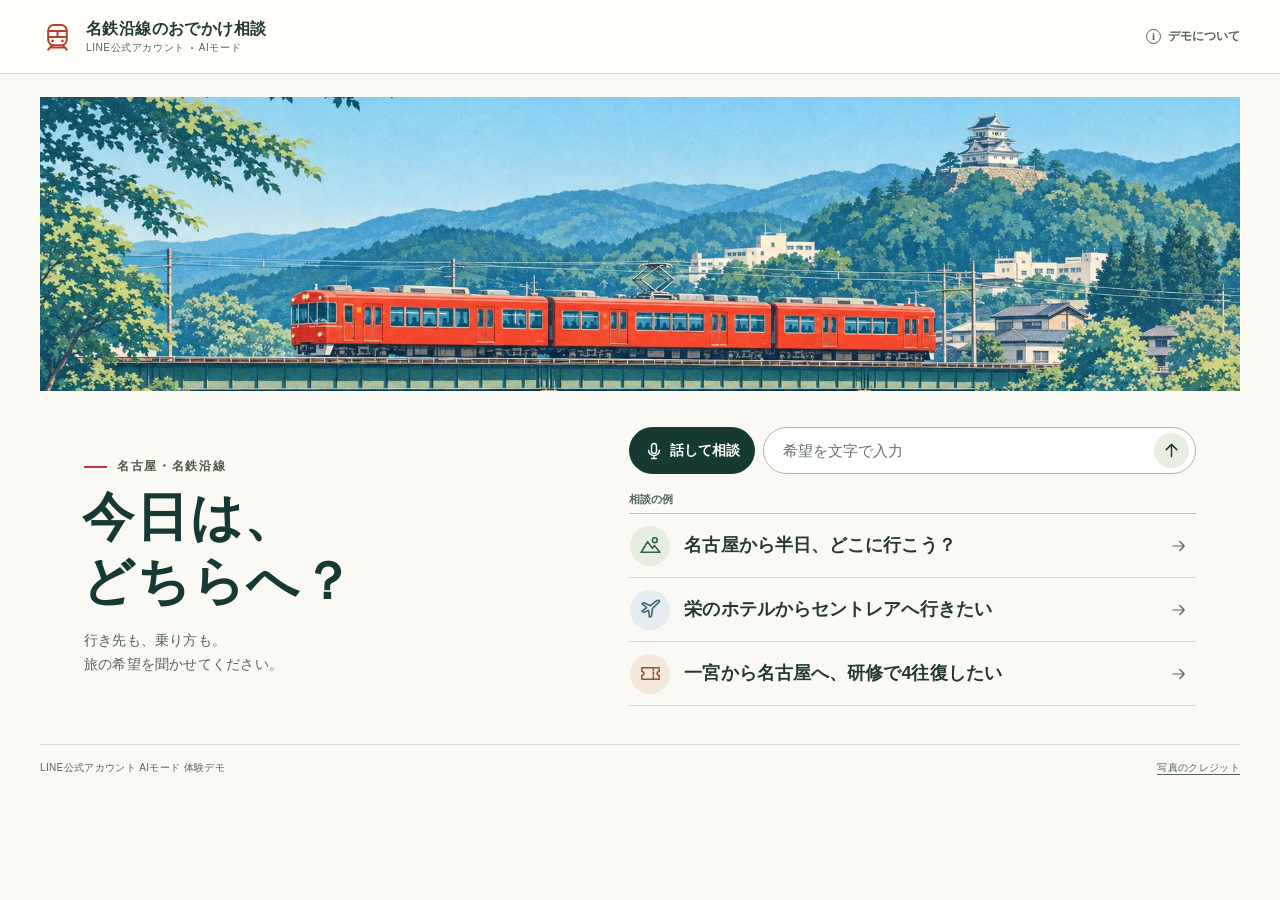
<file: index.html>
<!doctype html>
<html lang="ja">
<head>
  <meta charset="utf-8">
  <meta name="viewport" content="width=device-width, initial-scale=1, viewport-fit=cover">
  <meta name="theme-color" content="#faf9f4">
  <meta name="description" content="名古屋から半日のおでかけ、セントレアへの移動、研修や通学のきっぷをLINEで相談する体験デモ。">
  <title>名鉄沿線のおでかけ相談｜LINE公式アカウント AIモード 体験デモ</title>
  <link rel="stylesheet" href="styles.css?v=20261127b">
  <link rel="stylesheet" href="live-cards.css?v=20261127b">
  <link rel="stylesheet" href="voice.css?v=20261127b">
  <script src="conversation.js?v=20261127b" defer></script>
  <script src="live-cards.js?v=20261127b" defer></script>
  <script src="app.js?v=20261127b" defer></script>
  <script src="voice.js?v=20261127b" defer></script>
</head>
<body>
  <a href="#main" class="skip">本文へ</a>
  <header class="masthead">
    <div class="masthead-inner">
      <a class="brand" data-route="" href="#" aria-label="名鉄沿線のおでかけ相談 トップ">
        <span class="brand-emblem" aria-hidden="true">
          <svg viewBox="0 0 32 32" fill="none" stroke="currentColor" stroke-width="1.75" stroke-linejoin="round" stroke-linecap="round">
            <rect x="7.5" y="5.5" width="17" height="18.5" rx="5"/><path d="M8 11h16M8 16.5h16M16 11v5.5M11 24l-3.5 4m13.5-4 3.5 4M10 26h12"/><circle fill="currentColor" stroke="none" cx="11.5" cy="20" r="1.25"/><circle fill="currentColor" stroke="none" cx="20.5" cy="20" r="1.25"/>
          </svg>
        </span>
        <span class="brand-copy"><b>名鉄沿線のおでかけ相談</b><small>LINE公式アカウント <i aria-hidden="true"></i> AIモード</small></span>
      </a>
      <button id="about-trigger" class="about-trigger" type="button" aria-label="提案デモについて"><span class="info-symbol" aria-hidden="true">i</span>デモについて</button>
    </div>
  </header>
  <main id="main" tabindex="-1"></main>
  <p id="live-status" class="sr-only" role="status" aria-live="polite"></p>
  <dialog id="about">
    <form method="dialog"><button class="dialog-close" aria-label="閉じる">×</button></form>
    <h2>このデモについて</h2>
    <p>名鉄沿線の移動とおでかけを題材にした、LINE公式アカウント AIモードの提案用デモです。</p>
    <p>相談の言葉やそれまでの条件に応じて、行き先、乗り方、きっぷの案内が変わります。用意したデータを使い、入力した言葉に応じて案内を組み立てます。生成AIやリアルタイムの運行情報には接続していません。音声入力を選んだ場合は、ご利用のブラウザの音声認識サービスが音声を処理することがあります。</p>
    <p>運賃・商品は2026年11月26日時点の例です。購入、対象日、運行状況は、各案内のリンク先でご確認ください。</p>
    <p><a href="https://www.lycorp.co.jp/ja/story/20260421/aiagent.html" target="_blank" rel="noopener noreferrer">LINEヤフーのOA AIモード紹介 ↗</a></p>
    <a href="credits.html">写真のクレジット</a>
  </dialog>
  <dialog id="conversation-tools" class="tool-dialog" aria-labelledby="tool-heading">
    <form method="dialog"><button class="dialog-close" aria-label="閉じる">×</button></form>
    <div id="tool-content"></div>
  </dialog>
  <noscript>この体験デモを利用するには、ブラウザのJavaScriptを有効にしてください。</noscript>
</body>
</html>
</file>
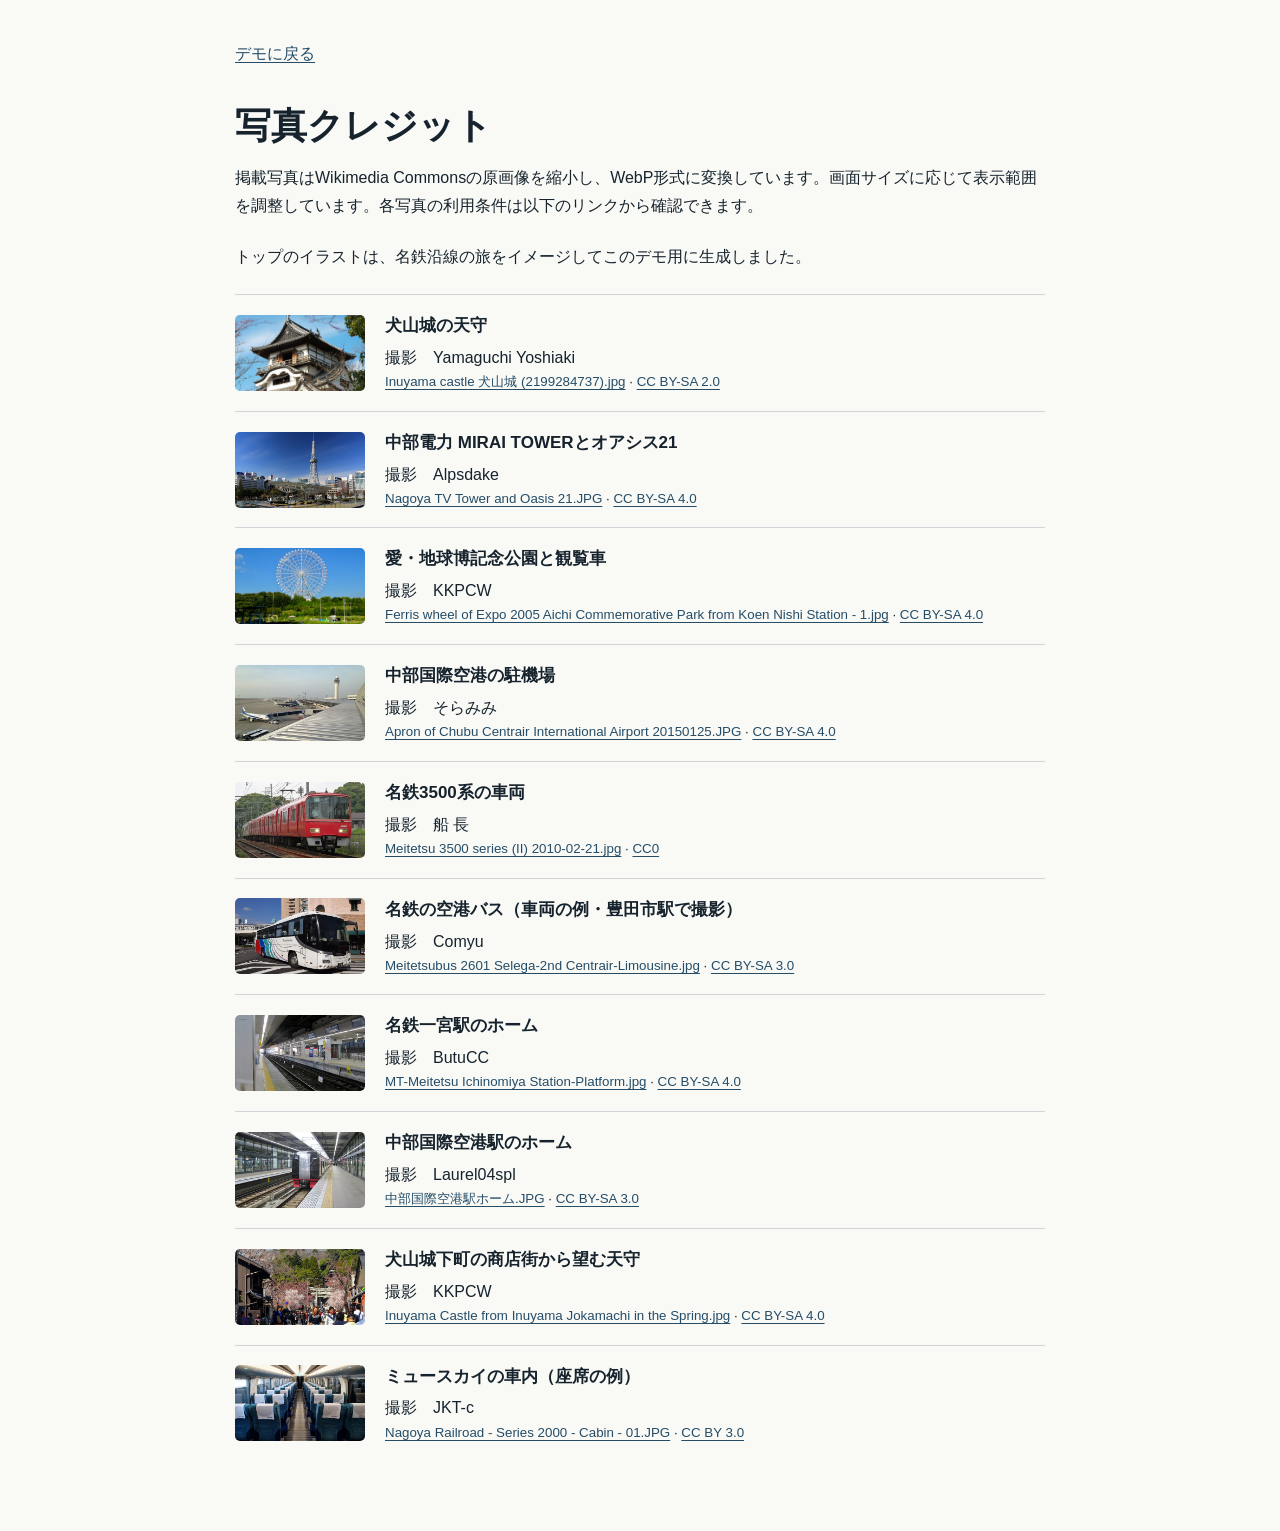
<file: credits.html>
<!doctype html><html lang="ja"><head><meta charset="utf-8"><meta name="viewport" content="width=device-width, initial-scale=1"><title>写真クレジット</title><style>*,*::before,*::after{box-sizing:border-box}html{color:#16232d;background:#f9f9f6;font-family:-apple-system,BlinkMacSystemFont,"Hiragino Sans","Yu Gothic",sans-serif;line-height:1.7}body{max-width:850px;margin:auto;padding:40px 20px 70px}h1{font-size:clamp(24px,4vw,36px);margin:28px 0 8px}a{color:#254d68;text-underline-offset:3px}article{display:grid;grid-template-columns:130px minmax(0,1fr);align-items:center;gap:20px;padding:17px 0;border-top:1px solid #d0d5d7}img{width:130px;height:76px;object-fit:cover;border-radius:5px}h2{font-size:17px;margin:0}p{margin:3px 0 0}header p{margin:0 0 24px}small{display:block;overflow-wrap:anywhere}@media (max-width:480px){article{grid-template-columns:82px minmax(0,1fr);gap:12px}img{width:82px;height:70px}body{padding:28px 16px 50px}}</style></head><body><nav><a href="index.html">デモに戻る</a></nav><header><h1>写真クレジット</h1><p>掲載写真はWikimedia Commonsの原画像を縮小し、WebP形式に変換しています。画面サイズに応じて表示範囲を調整しています。各写真の利用条件は以下のリンクから確認できます。</p><p>トップのイラストは、名鉄沿線の旅をイメージしてこのデモ用に生成しました。</p></header><main><article><img src="assets/castle.webp" alt=""><div><h2>犬山城の天守</h2><p>撮影　Yamaguchi Yoshiaki</p><small><a href="https://commons.wikimedia.org/wiki/File:Inuyama_castle_%E7%8A%AC%E5%B1%B1%E5%9F%8E_(2199284737).jpg">Inuyama castle 犬山城 (2199284737).jpg</a> · <a href="https://creativecommons.org/licenses/by-sa/2.0" rel="license">CC BY-SA 2.0</a></small></div></article><article><img src="assets/city.webp" alt=""><div><h2>中部電力 MIRAI TOWERとオアシス21</h2><p>撮影　Alpsdake</p><small><a href="https://commons.wikimedia.org/wiki/File:Nagoya_TV_Tower_and_Oasis_21.JPG">Nagoya TV Tower and Oasis 21.JPG</a> · <a href="https://creativecommons.org/licenses/by-sa/4.0" rel="license">CC BY-SA 4.0</a></small></div></article><article><img src="assets/park.webp" alt=""><div><h2>愛・地球博記念公園と観覧車</h2><p>撮影　KKPCW</p><small><a href="https://commons.wikimedia.org/wiki/File:Ferris_wheel_of_Expo_2005_Aichi_Commemorative_Park_from_Koen_Nishi_Station_-_1.jpg">Ferris wheel of Expo 2005 Aichi Commemorative Park from Koen Nishi Station - 1.jpg</a> · <a href="https://creativecommons.org/licenses/by-sa/4.0" rel="license">CC BY-SA 4.0</a></small></div></article><article><img src="assets/airport.webp" alt=""><div><h2>中部国際空港の駐機場</h2><p>撮影　そらみみ</p><small><a href="https://commons.wikimedia.org/wiki/File:Apron_of_Chubu_Centrair_International_Airport_20150125.JPG">Apron of Chubu Centrair International Airport 20150125.JPG</a> · <a href="https://creativecommons.org/licenses/by-sa/4.0" rel="license">CC BY-SA 4.0</a></small></div></article><article><img src="assets/commute.webp" alt=""><div><h2>名鉄3500系の車両</h2><p>撮影　船 長</p><small><a href="https://commons.wikimedia.org/wiki/File:Meitetsu_3500_series_(II)_2010-02-21.jpg">Meitetsu 3500 series (II) 2010-02-21.jpg</a> · <a href="https://creativecommons.org/publicdomain/zero/1.0/deed.en" rel="license">CC0</a></small></div></article><article><img src="assets/bus.webp" alt=""><div><h2>名鉄の空港バス（車両の例・豊田市駅で撮影）</h2><p>撮影　Comyu</p><small><a href="https://commons.wikimedia.org/wiki/File:Meitetsubus_2601_Selega-2nd_Centrair-Limousine.jpg">Meitetsubus 2601 Selega-2nd Centrair-Limousine.jpg</a> · <a href="https://creativecommons.org/licenses/by-sa/3.0" rel="license">CC BY-SA 3.0</a></small></div></article><article><img src="assets/station.webp" alt=""><div><h2>名鉄一宮駅のホーム</h2><p>撮影　ButuCC</p><small><a href="https://commons.wikimedia.org/wiki/File:MT-Meitetsu_Ichinomiya_Station-Platform.jpg">MT-Meitetsu Ichinomiya Station-Platform.jpg</a> · <a href="https://creativecommons.org/licenses/by-sa/4.0" rel="license">CC BY-SA 4.0</a></small></div></article><article><img src="assets/rail.webp" alt=""><div><h2>中部国際空港駅のホーム</h2><p>撮影　Laurel04spl</p><small><a href="https://commons.wikimedia.org/wiki/File:%E4%B8%AD%E9%83%A8%E5%9B%BD%E9%9A%9B%E7%A9%BA%E6%B8%AF%E9%A7%85%E3%83%9B%E3%83%BC%E3%83%A0.JPG">中部国際空港駅ホーム.JPG</a> · <a href="https://creativecommons.org/licenses/by-sa/3.0/" rel="license">CC BY-SA 3.0</a></small></div></article><article><img src="assets/castle-town.webp" alt=""><div><h2>犬山城下町の商店街から望む天守</h2><p>撮影　KKPCW</p><small><a href="https://commons.wikimedia.org/wiki/File:Inuyama_Castle_from_Inuyama_Jokamachi_in_the_Spring.jpg">Inuyama Castle from Inuyama Jokamachi in the Spring.jpg</a> · <a rel="license" href="https://creativecommons.org/licenses/by-sa/4.0">CC BY-SA 4.0</a></small></div></article><article><img src="assets/reserved-seat.webp" alt=""><div><h2>ミュースカイの車内（座席の例）</h2><p>撮影　JKT-c</p><small><a href="https://commons.wikimedia.org/wiki/File:Nagoya_Railroad_-_Series_2000_-_Cabin_-_01.JPG">Nagoya Railroad - Series 2000 - Cabin - 01.JPG</a> · <a rel="license" href="https://creativecommons.org/licenses/by/3.0">CC BY 3.0</a></small></div></article></main></body></html>
</file>
<file: styles.css>
:root {
  --ink: #163a33;
  --text: #233930;
  --muted: #54665c;
  --line: #d5dbcd;
  --red: #b6412c;
  --soft: #edf2e8;
  --paper: #faf9f4;
  --white: #fffefa;
  --serif: "Hiragino Mincho ProN", "Yu Mincho", "YuMincho", "Noto Serif CJK JP", serif;
  --sans: "LINE Seed JP", "LINE Seed JP_OTF", -apple-system, BlinkMacSystemFont, "Hiragino Sans", "Yu Gothic", Meiryo, sans-serif;
}
* {box-sizing:border-box}
html {background:var(--paper);color:var(--text);font:16px/1.64 var(--sans);-webkit-text-size-adjust:100%}
body {margin:0;min-height:100vh}
h1,h2,p,figure {margin:0}
h1,h2 {color:var(--ink);line-height:1.4}
button,input {font:inherit;color:inherit}
button {border:0;background:transparent;cursor:pointer}
button[disabled] {cursor:default}
a {color:inherit}
a,button,input {-webkit-tap-highlight-color:transparent}
:focus-visible {outline:3px solid #327e88;outline-offset:4px}
main:focus,h1:focus {outline:0}
[hidden] {display:none!important}
svg {display:inline-block;flex:none;vertical-align:middle}
img {display:block;max-width:100%;object-fit:cover}
.sr-only,.skip:not(:focus) {position:absolute;width:1px;height:1px;padding:0;margin:-1px;overflow:hidden;clip-path:inset(50%);white-space:nowrap;border:0}
.skip:focus {position:fixed;top:8px;left:12px;background:white;padding:8px 12px;z-index:10}
.masthead {background:var(--white);border-bottom:1px solid var(--line)}
.masthead-inner {height:73px;width:min(1232px,calc(100% - 80px));display:flex;justify-content:space-between;align-items:center;margin:auto}
.brand {display:inline-flex;align-items:center;gap:11px;text-decoration:none}
.brand-emblem {width:35px;height:38px;display:grid;place-items:center;color:var(--red)}
.brand-emblem svg {width:35px;height:35px;stroke-width:1.85}
.brand-copy {display:grid;gap:0;line-height:1.48}
.brand-copy b {font-size:16px;font-weight:700;letter-spacing:.025em}
.brand-copy small {display:flex;align-items:center;gap:6px;font-size:10px;letter-spacing:.06em;color:var(--muted);line-height:1.45}
.brand-copy small i {width:2px;height:2px;border-radius:50%;background:currentColor}
.about-trigger {display:flex;align-items:center;gap:7px;font-size:12px;font-weight:600;color:var(--muted);padding:10px 0 10px 10px}
.about-trigger:hover,.text-link:hover {color:var(--red)}
.info-symbol {display:grid;place-items:center;border:1.2px solid currentColor;width:15px;height:15px;border-radius:50%;font:600 11px/1 Georgia,serif}
.home {max-width:1312px;margin:auto;padding:23px 40px 0}
.home-poster {height:clamp(230px,23vw,332px);width:100%;overflow:hidden;background:#e7e8d8;position:relative}
.home-poster img {height:100%;width:100%;object-position:center 53%}
.home-content {display:grid;grid-template-columns:.91fr 1.09fr;gap:6.5%;align-items:center;max-width:1112px;margin:auto;padding:36px 0 38px}
.home-location {font-size:12px;letter-spacing:.14em;font-weight:700;display:flex;align-items:center;gap:10px;margin-bottom:9px;color:#4a5a46}
.home-location i {display:block;width:23px;height:2px;background:var(--red)}
.home-heading h1 {font-family:var(--serif);font-size:clamp(46px,4.05vw,64px);line-height:1.23;letter-spacing:.035em;font-weight:700;margin-left:-.04em}
.home-intro {margin-top:14px;font-size:14px;line-height:1.75;color:var(--muted);letter-spacing:.015em}
.home-actions {min-width:0}
.entry-list {border-top:1px solid #b6c2b4}
.entry-row {display:flex;gap:14px;align-items:center;min-height:64px;border-bottom:1px solid var(--line);text-decoration:none;padding:8px 8px 8px 1px;transition:padding .2s,background .2s}
.entry-row b {font-size:clamp(15px,1.4vw,20px);font-weight:650;letter-spacing:.005em;line-height:1.5}
.entry-row>svg {margin-left:auto;color:var(--muted);transition:transform .2s}
.entry-row:hover {padding-left:7px;background:#edf0e6}
.entry-row:hover>svg {transform:translateX(3px);color:var(--red)}
.entry-icon {display:grid;place-items:center;width:40px;height:40px;flex:none;background:#e7eddf;border-radius:50%;color:#34644a}
.entry-icon.airport {color:#39677a;background:#e5edf0}
.entry-icon.commute {color:#9a522e;background:#f3e9da}
.home-actions .composer {margin-top:17px}
.home-footer {display:flex;align-items:center;justify-content:space-between;gap:12px;border-top:1px solid var(--line);padding:15px 0 22px;color:var(--muted);font-size:10px;letter-spacing:.035em}
.home-footer a {text-underline-offset:3px}
.input-shell {display:flex;align-items:center;gap:5px;background:white;border:1px solid #adb8a9;border-radius:32px;padding:5px 6px 5px 17px;transition:border-color .15s,box-shadow .15s}
.input-shell:focus-within {border-color:#527e67;box-shadow:0 0 0 2px #51756123}
.input-shell input {flex:1;min-width:15px;width:100%;border:0;outline:none;background:transparent;font-size:15px;line-height:1.5;min-height:34px}
.input-shell input:focus-visible {outline:0}
.input-shell input::placeholder {color:#657469;opacity:1}
.send {display:grid;place-items:center;width:35px;height:35px;flex:none;background:var(--ink);color:white;border-radius:50%;transition:background .15s}
.send:hover,.cta:hover {background:#2a5b4f}
.voice-button,.speak-button {width:34px;height:34px;border-radius:50%;display:inline-grid;place-items:center;color:var(--muted);flex:none}
.voice-button:hover,.speak-button:hover {background:var(--soft)}
.voice-button[aria-pressed="true"],.speak-button[aria-pressed="true"] {color:var(--red);background:#fae6df}
.input-error,[data-voice-status]:not(:empty) {display:block;font-size:12px;margin:5px 12px 0;line-height:1.45;color:var(--muted)}
.input-error {color:var(--red)}
.in-conversation {min-height:0;height:100vh;height:100dvh;display:grid;grid-template-rows:auto minmax(0,1fr);overflow:hidden}
.in-conversation #main {min-height:0}
.workbench {height:100%;display:grid;grid-template-rows:auto minmax(0,1fr) auto;background:var(--white)}
.workspace-head {width:min(1040px,calc(100% - 80px));margin:0 auto;display:flex;align-items:center;justify-content:space-between;gap:10px;border-bottom:1px solid var(--line);min-height:49px}
.breadcrumbs,.back,.history-control {display:inline-flex;align-items:center}
.breadcrumbs {gap:10px;font-size:12px}
.breadcrumbs b {font-weight:650}
.back,.history-control {gap:5px;color:var(--muted);text-decoration:none;font-size:12px;min-height:38px}
.back:hover,.history-control:hover {color:var(--red)}
.crumb-slash {color:#8d9a8c}
.stream {min-height:0;overflow-y:auto;overscroll-behavior:contain;scrollbar-gutter:stable both-edges;padding:0 22px}
.session-body {max-width:944px;margin:0 auto;padding:22px 0 25px}
.exchange {display:flex;justify-content:flex-end;margin:0 0 16px}
.user-line {max-width:min(90%,650px);background:#eaf1e4;padding:8px 14px;color:#314e39;border-radius:14px 14px 3px 14px;font-size:14px;line-height:1.55;overflow-wrap:anywhere}
.answer-title {display:flex;align-items:center;gap:8px}
.answer-title .speak-button {width:29px;height:29px}
#answer h1 {font-size:clamp(25px,2.45vw,37px);letter-spacing:.01em;font-weight:700;line-height:1.43;text-wrap:pretty}
.question,.reason {margin-bottom:17px}
.question>p,.reason {color:var(--muted);font-size:15px;line-height:1.72}
.question>p {margin-top:5px}
.update-note {display:flex;align-items:baseline;flex-wrap:wrap;gap:5px 12px;margin:0 0 12px;color:#426550;font-size:13px;line-height:1.5}
.update-note>b {display:inline-flex;gap:5px;align-items:center;font-size:12px;background:#edf3e9;padding:3px 8px;border-radius:4px}
.update-note>span {overflow-wrap:anywhere}
#answer .answer-content {animation:answer-in .28s ease-out both}
@keyframes answer-in {from{opacity:0;transform:translateY(5px)}to{opacity:1;transform:translateY(0)}}
.composer-band {background:var(--paper);border-top:1px solid var(--line);padding:10px 23px max(11px,env(safe-area-inset-bottom))}
.composer-inner {width:min(840px,100%);margin:auto}
.composer-line {display:flex;align-items:center;gap:15px}
.composer-line .composer {flex:1;min-width:0}
.changes {display:inline-flex;gap:6px;align-items:center;font-size:13px;font-weight:650;min-height:43px;white-space:nowrap}
.replies {display:flex;align-items:center;gap:8px;padding:0 0 7px}
.replies>span,.alternatives>b {font-size:11px;letter-spacing:.03em;color:var(--muted);font-weight:650}
.replies button,.small-choice {display:inline-flex;align-items:center;gap:6px;padding:5px 11px;border:1px solid #bfccba;background:var(--white);border-radius:18px;font-size:12px;font-weight:600;text-decoration:none;line-height:1.55}
.replies button {border-color:#b3c0ab;color:#3c5b41;background:#f0f4eb}
.small-choice:hover,.replies button:hover,.count-option:hover {background:#e4eddf;border-color:#739576}
.alternatives {display:flex;align-items:center;flex-wrap:wrap;gap:6px 12px;margin-top:16px;border-top:1px solid var(--line);padding-top:12px}
.alternatives>div {display:flex;flex-wrap:wrap;gap:6px}
.text-link {display:inline-flex;gap:5px;align-items:center;font-size:13px;font-weight:650;text-underline-offset:4px}
.cta {display:inline-flex;align-items:center;justify-content:center;gap:10px;background:var(--ink);color:white;text-decoration:none;border-radius:6px;padding:8px 13px;font-size:13px;font-weight:650;line-height:1.5}
.context {display:flex;flex-wrap:wrap;align-items:center;gap:4px 0;color:#526753;font-size:12px;font-weight:600;margin:0 0 8px}
.context span+span::before {content:"·";color:#667f67;margin:0 7px}
.choices {min-width:0}
.choice-list {border-top:1px solid #bac7b8}
.choice-list .tile {display:flex;align-items:center;gap:12px;padding:14px 5px 14px 1px;border-bottom:1px solid var(--line);text-decoration:none;transition:background .2s,padding .2s}
.choice-list .tile:hover {background:#f0f4eb;padding-left:7px}
.choice-list .tile>svg {margin-left:auto;color:#697d6c}
.choice-list .tile b,.destination b {display:block;font-size:18px;font-weight:650;line-height:1.4}
.choice-list .tile small,.destination small {display:block;font-size:12px;color:var(--muted);margin-top:3px;line-height:1.5}
.list-icon {padding:6px;color:#4b6b56}
.destinations {display:grid;grid-template-columns:repeat(3,minmax(0,1fr));gap:17px}
.destination {display:block;text-decoration:none;min-width:0;animation:photo-in .33s ease-out both;animation-delay:calc(var(--sequence)*55ms)}
@keyframes photo-in {from{opacity:0;transform:translateX(9px)}to{opacity:1;transform:translateX(0)}}
.destination-photo {height:clamp(128px,12.2vw,178px);position:relative;background:#e3e8df;overflow:hidden;border-radius:5px}
.destination-photo img {width:100%;height:100%;transition:transform .35s}
.destination:hover img {transform:scale(1.045)}
.destination-photo>span {position:absolute;bottom:8px;right:8px;width:26px;height:26px;display:grid;place-items:center;border-radius:50%;background:var(--white);color:var(--ink)}
.destination b {font-family:var(--serif);font-size:23px;margin-top:7px}
.walk-alternative {margin:15px 0 2px}
.sakae-layout,.airport-choices {display:grid;grid-template-columns:1fr 1fr;gap:25px;align-items:center}
.sakae-layout figure,.airport-choices figure,.place-presentation figure {position:relative;overflow:hidden;border-radius:5px}
.sakae-layout img,.airport-choices img {width:100%;height:217px}
figcaption {position:absolute;bottom:8px;left:9px;display:flex;align-items:center;gap:3px;color:#fff;background:#15251edc;border-radius:3px;padding:2px 6px;font-size:10px;letter-spacing:.015em}
.place-presentation {display:grid;grid-template-columns:1.13fr .87fr;align-items:center;gap:28px}
.place-presentation figure {grid-column:2;grid-row:1}
.place-presentation figure img {width:100%;height:184px}
.place-presentation>div {grid-column:1;grid-row:1}
.place-presentation .reason,.airport-result>.reason {margin:6px 0 12px}
.ticket {display:flex;align-items:stretch;margin-top:18px;border:1px solid #bfccb9;border-radius:7px;background:#f1f4e9;overflow:hidden}
.ticket-stub {display:flex;align-items:center;justify-content:center;gap:5px;flex-direction:column;width:74px;flex:none;border-right:1.5px dashed #a9b99f;background:#e5ebd9;color:#526b49;font-size:11px;font-weight:700;letter-spacing:.08em}
.ticket-main {flex:1;min-width:0;padding:14px 18px}
.ticket-heading {display:flex;gap:14px;justify-content:space-between;align-items:baseline}
.ticket-heading>b {font-size:17px;font-weight:650;line-height:1.5}
.money {display:inline-flex;align-items:baseline;gap:3px;font-family:"Helvetica Neue",Arial,sans-serif;font-size:31px;line-height:1;font-variant-numeric:tabular-nums;letter-spacing:-.035em;color:var(--ink);white-space:nowrap;font-weight:680}
.money small {font:600 .44em/1.3 var(--sans);letter-spacing:0}
.ticket-main>p,.travel-details {font-size:12px;line-height:1.65;color:var(--muted);margin-top:6px}
.travel-details summary {display:list-item;cursor:pointer;width:fit-content;text-decoration:underline;text-underline-offset:3px}
.travel-details p {margin-top:5px}
.ticket-cta {margin-top:9px}
.route-board {background:#eef3eb;border-top:3px solid #396f52;border-radius:3px;padding:13px 19px 17px}
.route-mode {font-size:12px;font-weight:650;display:flex;align-items:center;gap:7px;color:#3e6650}
.route-content {display:grid;grid-template-columns:minmax(0,1fr) auto;gap:30px;align-items:end}
.route-stations {display:flex;gap:11px;align-items:end;padding-bottom:4px}
.station {min-width:0}
.station span,.route-price>span,.stepper>span {display:block;font-size:11px;font-weight:600;color:var(--muted);margin-bottom:1px}
.station b {font-size:clamp(17px,1.75vw,25px);line-height:1.4;font-weight:650}
.route-line {display:block;flex:1;min-width:18px;height:3px;background:#67906e;position:relative;margin:0 5px 14px;transform-origin:left;animation:trace .43s ease-out both}
@keyframes trace {from{transform:scaleX(.12)}to{transform:scaleX(1)}}
.route-line::before,.route-line::after {content:"";position:absolute;top:50%;transform:translateY(-50%);height:7px;width:7px;border-radius:50%;background:var(--white);border:2px solid #588661}
.route-line::before {left:-4px}.route-line::after {right:-4px;background:#588661}
.route-price {border-left:1px solid #b9c9b8;padding-left:21px;text-align:right}
.route-price .money {font-size:36px}
.boarding {display:grid;grid-template-columns:1.4fr auto;align-items:center;gap:22px;margin-top:15px}
.boarding h2 {font-size:14px;margin-bottom:3px}
.boarding p {font-size:13px;line-height:1.7;color:var(--muted)}
.flight-links {display:flex;gap:8px 14px;align-items:center;justify-content:flex-end;flex-wrap:wrap}
.flight-links .text-link {font-size:12px}
.onward {margin-top:14px;display:inline-flex;align-items:center;gap:13px;color:var(--ink);font-size:14px;text-underline-offset:4px;text-decoration-color:#849e85;font-weight:600}
.onward:hover {color:var(--red)}.onward b {font-weight:650}
.work-setup {border-top:1px solid var(--line);padding:14px 0 0}
.setup-stations {font-size:22px;font-weight:650}.setup-stations span {color:var(--red);font-weight:400;margin:0 6px}
.count-options {display:flex;gap:8px;margin:12px 0 5px}
.count-option {display:inline-flex;align-items:baseline;gap:4px;background:#f1f4eb;border:1px solid #b8c6b3;padding:8px 17px;border-radius:7px;text-decoration:none;font-size:12px}
.count-option b {font-size:22px}
.fare-top {display:flex;align-items:center;justify-content:space-between;gap:15px}
.stepper {display:flex;align-items:center;gap:10px;white-space:nowrap}
.stepper>div {display:flex;align-items:center;gap:10px;background:#f0f3ea;border:1px solid #c4cdbd;border-radius:24px;padding:3px}
.stepper button {border:1px solid #c6cfbf;display:grid;place-items:center;width:32px;height:32px;padding:0;background:var(--white);border-radius:50%;font-family:Arial,sans-serif;font-size:19px;line-height:1}
.stepper button:disabled {opacity:.38}
.stepper strong {font:650 21px/1 "Helvetica Neue",Arial,sans-serif}
.stepper small {font:600 12px var(--sans);margin-left:2px}
.fare-row {display:grid;grid-template-columns:1fr 1fr;margin:17px 0 0;border:1px solid #c9d2c3;border-radius:6px;overflow:hidden}
.fare-item {padding:17px 19px;background:#f5f5ef}
.fare-item+.fare-item {border-left:1px solid #c9d2c3}
.fare-item.winner {background:#e6efdf}
.fare-label {display:flex;gap:7px;align-items:center;flex-wrap:wrap;min-height:24px}
.fare-label>b {font-size:15px}
.recommended {display:inline-flex;align-items:center;gap:2px;font-size:10px;color:#355c39;font-weight:650}
.fare-item .money {font-size:38px;margin-top:7px}
.fare-item small:not(.money small) {display:block;color:var(--muted);font-size:11px;margin-top:4px}
.fare-track {height:5px;background:#dbe2d6;border-radius:3px;margin-top:11px;overflow:hidden}
.fare-track i {display:block;background:#81917c;width:var(--extent);height:100%;transform-origin:left;animation:width-in .4s ease-out both}
.winner .fare-track i {background:#4d7650}
@keyframes width-in {from{transform:scaleX(.65)}to{transform:scaleX(1)}}
.fare-conclusion {position:relative;margin:12px 0 0;padding-right:226px}
.fare-conclusion>b {font-size:17px}.fare-conclusion>p {font-size:13px;color:var(--muted)}
.fare-conclusion>.cta {position:absolute;right:0;top:2px}
.school-result {max-width:760px}
.school-result .reason {margin:7px 0 13px}
.school-fare {display:flex;align-items:center;gap:17px;margin:15px 0}
.school-fare>span {font-size:14px;color:var(--muted)}
.itinerary {display:flex;align-items:center;gap:14px;border:1px solid #cbd4bf;border-left:3px solid #749267;border-radius:4px;padding:6px 11px;background:#f0f3e8;margin-bottom:13px}
.itinerary>b {display:flex;align-items:center;gap:5px;font-size:11px;font-weight:650;white-space:nowrap;color:#476047}
.itinerary>div {display:flex;gap:0;min-width:0;align-items:stretch}
.plan-stop {display:inline-flex;align-items:center;gap:6px;text-decoration:none;padding:3px 9px;border-radius:3px}
.plan-stop:hover {background:#e0ead8}
.plan-stop+.plan-stop {border-left:1px solid #b9c6af;border-radius:0}
.plan-stop small {font-size:10px;color:var(--muted)}.plan-stop strong {font-size:13px;font-weight:650}
dialog {border:1px solid #c0c9b9;border-radius:13px;color:var(--text);background:var(--white);max-height:min(83vh,680px);width:min(500px,calc(100% - 30px));padding:25px 26px;box-shadow:0 18px 65px #1d342d26}
dialog::backdrop {background:#17281fa1}
dialog h2 {font-size:23px;margin:0 25px 15px 0}
dialog>p {font-size:14px;line-height:1.75;margin-bottom:10px}
dialog a {font-size:13px;text-underline-offset:3px}
.dialog-close {position:absolute;top:12px;right:12px;width:31px;height:31px;border-radius:50%;display:grid;place-items:center;padding:0;background:#ebefe5;color:var(--ink);font:normal 23px/1 Arial}
.history-turn {border-top:1px solid var(--line);padding:11px 0}
.history-turn>div {display:grid;grid-template-columns:74px 1fr;gap:9px;margin:3px 0}
.history-turn small {color:var(--muted);font-size:11px;padding-top:2px}
.history-turn p {font-size:13px;overflow-wrap:anywhere}
@media (min-width:1500px) {
  .home {padding-top:30px}
  .home-content {padding-top:45px;padding-bottom:45px}
}
@media (max-width:900px) {
  .masthead-inner,.workspace-head {width:calc(100% - 44px)}
  .home {padding:16px 22px 0}
  .home-poster {height:clamp(202px,27vw,245px)}
  .home-content {gap:5%;padding:26px 0 30px;grid-template-columns:.8fr 1.2fr}
  .entry-row {min-height:57px;gap:9px}
  .entry-icon {height:35px;width:35px}
  .home-heading h1 {font-size:43px}
  .session-body {padding-top:17px}
  .boarding {grid-template-columns:1fr;gap:8px}
  .flight-links {justify-content:flex-start}
  .fare-top {align-items:flex-start}
  .stepper {flex-direction:column;gap:2px}
  .place-presentation {gap:18px}
}
@media (max-width:640px) {
  .masthead-inner {height:55px;width:calc(100% - 28px)}
  .brand {gap:6px}
  .brand-emblem,.brand-emblem svg {width:29px;height:31px}
  .brand-copy b {font-size:14px}
  .brand-copy small {font-size:8.5px}
  .about-trigger {font-size:10px;gap:5px}
  .info-symbol {width:13px;height:13px;font-size:9px}
  .home {padding:0}
  .home-poster {height:clamp(147px,49vw,235px)}
  .home-poster img {object-position:center 56%}
  .home-content {display:block;padding:21px 19px 18px}
  .home-heading {margin-bottom:15px}
  .home-location {font-size:10px;gap:7px;margin-bottom:5px}
  .home-location i {width:18px}
  .desktop-br {display:none}
  .home-heading h1 {font-size:clamp(31px,8.4vw,41px);letter-spacing:.01em;line-height:1.38;white-space:nowrap}
  .home-intro {font-size:12px;margin-top:4px;line-height:1.6}
  .entry-row {min-height:53px;gap:9px;padding:7px 4px 7px 0}
  .entry-row b {font-size:clamp(13px,3.65vw,17px);line-height:1.5}
  .entry-icon {width:32px;height:32px}
  .entry-icon svg {width:19px;height:19px}
  .entry-row>svg {width:15px;height:15px}
  .home-actions .composer {margin-top:13px}
  .home-footer {margin:0 19px;padding:11px 0 18px;font-size:8.5px}
  .input-shell {padding:4px 5px 4px 12px}
  .input-shell input {font-size:16px;min-height:32px}
  .send {height:34px;width:34px}
  .workspace-head {width:calc(100% - 32px);min-height:39px}
  .breadcrumbs {gap:6px;font-size:11px}
  .back,.history-control {min-height:34px;font-size:11px}
  .stream {padding:0 16px;scrollbar-gutter:auto}
  .session-body {padding:13px 0 18px}
  .exchange {margin-bottom:12px}
  .user-line {max-width:94%;font-size:12px;line-height:1.55;padding:7px 10px;border-radius:11px 11px 3px 11px}
  #answer h1 {font-size:clamp(22px,5.6vw,29px);line-height:1.45}
  .answer-title {gap:4px;align-items:flex-start}
  .answer-title .speak-button {width:27px;height:27px;margin-top:2px}
  .answer-title .speak-button svg {width:16px;height:16px}
  .question,.reason {margin-bottom:12px}
  .question>p,.reason {font-size:13px;line-height:1.65}
  .question>p {margin-top:5px}
  .update-note {margin-bottom:8px;gap:4px 7px;font-size:12px}
  .update-note>b {font-size:10px}
  .composer-band {padding:7px 12px max(9px,env(safe-area-inset-bottom))}
  .composer-line {gap:7px}
  .changes {flex-direction:column;justify-content:center;align-items:center;gap:0;padding:0 1px;min-width:38px}
  .changes span {font-size:8px;letter-spacing:0;line-height:1.5}
  .replies {gap:6px;padding-bottom:5px}
  .replies>span {font-size:9px}
  .replies button {font-size:11px;padding:3px 8px}
  .destinations {gap:8px}
  .destination-photo {height:clamp(80px,27vw,135px)}
  .destination-photo>span {width:21px;height:21px;bottom:4px;right:4px}
  .destination-photo>span svg {width:14px;height:14px}
  .destination b {font-size:19px;margin-top:5px}
  .destination small {font-size:11px;line-height:1.45;margin-top:2px}
  .walk-alternative {margin-top:12px}
  .walk-alternative .text-link {font-size:12px}
  .sakae-layout,.airport-choices {display:flex;flex-direction:column;gap:9px;align-items:stretch}
  .airport-choices figure {order:-1}
  .sakae-layout img,.airport-choices img {height:99px;object-position:center 42%}
  .choice-list .tile {padding:10px 3px 10px 0;gap:7px}
  .choice-list .tile b {font-size:15px}
  .choice-list .tile small {font-size:11px;margin-top:1px}
  .place-presentation {display:flex;flex-direction:column;gap:10px;align-items:stretch}
  .place-presentation figure img {height:clamp(118px,33vw,168px)}
  .place-presentation .reason {margin:5px 0 0}
  .context {font-size:10px;margin-bottom:4px}
  .context span+span::before {margin:0 4px}
  .ticket {margin-top:12px}
  .ticket-stub {width:32px;font-size:8px;letter-spacing:0;gap:1px}
  .ticket-stub svg {width:17px;height:17px}
  .ticket-main {padding:10px}
  .ticket-heading {gap:4px;align-items:flex-start}
  .ticket-heading>b {font-size:13px;line-height:1.5}
  .money {font-size:24px}
  .ticket-main>p,.travel-details {font-size:11px;line-height:1.65;margin-top:5px}
  .ticket-cta {margin-top:7px}
  .cta {font-size:12px;padding:7px 10px;gap:6px}
  .alternatives {gap:5px 9px;padding-top:9px;margin-top:12px}
  .alternatives>b {font-size:10px}
  .alternatives>div {gap:4px}
  .small-choice {font-size:11px;padding:4px 8px}
  .airport-result>.reason {margin:5px 0 10px}
  .route-board {padding:9px 12px 12px}
  .route-mode {font-size:11px}
  .route-content {display:flex;flex-wrap:wrap;gap:8px;align-items:center}
  .route-stations {width:100%;padding:1px 0 0;gap:6px}
  .station b {font-size:17px}
  .station span,.route-price>span {font-size:10px}
  .route-line {margin-bottom:12px}
  .route-price {border:0;border-top:1px solid #c9d5c4;display:flex;align-items:baseline;justify-content:space-between;padding:7px 0 0;width:100%}
  .route-price .money {font-size:29px}
  .boarding {margin-top:11px;gap:8px}
  .boarding h2 {font-size:13px;margin-bottom:2px}
  .boarding p {font-size:12px;line-height:1.6}
  .flight-links {gap:7px 12px}
  .flight-links .text-link {font-size:11px}
  .onward {margin-top:11px;font-size:12px;gap:7px}
  .itinerary {display:block;padding:6px 8px;margin-bottom:9px}
  .itinerary>b {font-size:9px;gap:3px;margin-bottom:2px}
  .itinerary>div {display:grid;grid-template-columns:1fr 1.08fr}
  .plan-stop {position:relative;display:block;padding:2px 12px 2px 0}
  .plan-stop small,.plan-stop strong {display:block;line-height:1.5}
  .plan-stop small {font-size:9px}
  .plan-stop strong {font-size:11px}
  .plan-stop+.plan-stop {padding-left:9px}
  .plan-stop svg {position:absolute;right:4px;bottom:5px;width:10px}
  .fare-top {display:block}
  .stepper {flex-direction:row;justify-content:space-between;gap:9px;margin-top:8px}
  .stepper>span {font-size:12px}
  .stepper button {width:30px;height:30px}
  .fare-row {margin:10px 0 0}
  .fare-item {padding:10px 11px 9px}
  .fare-label {align-items:flex-start;gap:1px;flex-direction:column;min-height:35px}
  .fare-label>b {font-size:13px}
  .recommended {font-size:9px;line-height:1.2}
  .fare-item .money {font-size:31px;margin-top:4px}
  .fare-item small:not(.money small) {font-size:10px}
  .fare-track {height:4px;margin-top:7px}
  .fare-conclusion {padding-right:0;margin-top:9px}
  .fare-conclusion>b {font-size:15px}
  .fare-conclusion>p {font-size:12px}
  .fare-conclusion>.cta {position:static;margin-top:7px}
  .setup-stations {font-size:18px}
  .count-options {gap:5px}
  .count-option {flex:1;justify-content:center;padding:5px 2px;font-size:10px}
  .count-option b {font-size:19px}
  .tool-dialog .choice-list .tile {padding:11px 3px}
  dialog {padding:20px}
}
@media (max-width:359px) {
  .home-content {padding-right:14px;padding-left:14px}
  .entry-row {gap:6px}
  .home-intro {font-size:11px}
  .stream {padding:0 12px}
  #answer h1 {font-size:21px}
  .flight-links {align-items:flex-start}
  .stamp-stub {display:none}
}
@media (prefers-reduced-motion:reduce) {
  *,*::before,*::after {animation:none!important;transition:none!important;scroll-behavior:auto!important}
}
.home-poster img {object-position:center 23%}
.phrase {display:inline-block}
.scope-actions {display:flex;align-items:center;flex-wrap:wrap;gap:15px;margin-top:12px}
.ticket {background:#f6f1e5;border-color:#d2c5a9}
.ticket-stub {background:#eee4ce;color:#805c31;border-color:#b9a784}
.route-board {background:#edf3f2;border-top-color:#407176}
.route-mode {color:#3a636b}
.route-line {background:#719598}
.route-line::before,.route-line::after {border-color:#577f84}
.route-line::after {background:#577f84}
.route-price {border-color:#bdcecb}
@media(max-width:640px){.home-poster img{object-position:center 55%}}
.home-actions .home-composer {margin:0}
.compose-controls {display:flex;align-items:stretch;gap:8px}
.compose-controls .input-shell {flex:1;min-width:0}
.home-voice {border-radius:24px;background:var(--ink);color:var(--white);width:auto;height:auto;display:inline-flex;justify-content:center;align-items:center;gap:6px;padding:9px 15px;min-height:46px;white-space:nowrap;font-weight:650}
.home-voice:hover {background:#315e50}
.home-voice span {font-size:14px}
.home-voice~.input-shell .send {background:#e8eee2;color:var(--ink)}
.home-voice[hidden]~.input-shell .send {background:var(--ink);color:white}
.prompt-label {margin:16px 0 5px;font-size:11px;color:var(--muted);font-weight:650}
.company-board {display:grid;grid-template-columns:.85fr 1.15fr;gap:24px;align-items:stretch}
.company-board figure {position:relative;min-height:135px;overflow:hidden;border-radius:5px}
.company-board figure img {width:100%;height:100%;position:absolute;inset:0}
.family-stops {display:grid;border-top:1px solid var(--line)}
.family-stop {padding:11px 0;border-bottom:1px solid var(--line)}
.family-stop h2 {font-size:18px}
.family-stop p {font-size:13px;color:var(--muted);margin:3px 0}
.family-stop .text-link {font-size:12px}
.company-switch {display:flex;gap:7px;flex-wrap:wrap}
.schedule-stop {display:flex;align-items:center;gap:8px;padding:13px;background:#edf3f2;border-left:3px solid #588182}
.past-turns summary {cursor:pointer;font-size:13px;padding:5px 0 9px;color:var(--muted);text-decoration:underline;text-underline-offset:4px}
@media(max-width:640px){
  .home-voice {min-height:43px;padding:6px 11px;gap:4px}
  .home-voice span {font-size:12px}
  .home-voice svg {width:17px;height:17px}
  .compose-controls {gap:6px}
  .prompt-label {font-size:10px;margin:11px 0 3px}
  .company-board {display:block}
  .company-board figure {min-height:0;height:105px;margin-bottom:8px}
  .family-stop {padding:8px 0}
  .family-stop h2 {font-size:15px}
  .family-stop p {font-size:12px}
}
.schedule-stop {flex-wrap:wrap}
.schedule-stop span {border-left:1px solid #baccbf;padding-left:12px;color:var(--muted);font-size:13px}
</file>
<file: live-cards.css>
/* The itinerary, boarding checklist and fare comparison are updated in the conversation. */
.case-line {
  display:flex;align-items:center;gap:6px;margin:0 0 5px;
  color:#4e6b55;font-size:12px;font-weight:650;letter-spacing:.025em
}
.day-sheet {
  display:grid;grid-template-columns:minmax(235px,.82fr) minmax(0,1.25fr);
  overflow:hidden;background:#f6f4eb;border:1px solid #d4d3be;border-radius:8px
}
.day-sheet figure,.mode-option figure {position:relative;margin:0;overflow:hidden}
.day-sheet figure {min-height:188px}
.day-sheet figure img {width:100%;height:100%;position:absolute;inset:0;object-fit:cover}
.editable-day>.reason,.seat-options>.reason,.boarding-kit>.reason,.working-fares>.reason {margin:4px 0 13px}
.day-stops {padding:15px 21px}
.sheet-caption {display:flex;align-items:center;justify-content:space-between;gap:9px}
.sheet-caption>b,.prep-total>span {font-size:13px;font-weight:650}
.sheet-caption>small {color:var(--muted);font-size:11px}
.day-stops ol,.prep-items ul {padding:0;margin:0;list-style:none}
.day-stops ol {margin-top:6px}
.day-stops li {display:grid;grid-template-columns:43px 12px minmax(0,1fr);align-items:start;gap:8px;min-height:52px;padding:6px 0 4px;position:relative}
.visit-time {font:650 15px/1.5 "Helvetica Neue",Arial,sans-serif;color:#915a33;font-variant-numeric:tabular-nums;letter-spacing:-.012em}
.day-stops li>i {display:block;position:relative;z-index:1;width:8px;height:8px;background:#f9f5e9;border:2px solid #b1774e;border-radius:50%;margin:6px 0 0}
.day-stops li:not(:last-child)::before {content:"";position:absolute;top:17px;bottom:-13px;left:54px;border-left:1px solid #bc9c77}
.day-stops h3 {margin:0;font-size:16px;font-weight:650;line-height:1.5}
.day-stops li p {font-size:12px;line-height:1.6;color:var(--muted)}
.day-stops .text-link {font-size:11px;margin-left:4px}
.day-stops .text-link svg {width:12px;height:12px}
.day-notes,.kit-bottom,.fare-foot {
  display:flex;justify-content:space-between;align-items:center;flex-wrap:wrap;gap:8px 14px;margin-top:11px
}
.day-notes>span,.fare-foot>small {font-size:11px;line-height:1.6;color:var(--muted)}
.day-notes .text-link,.fare-foot .text-link {font-size:12px}
.mode-comparison {display:grid;grid-template-columns:1fr 1fr;gap:14px}
.mode-option {border:1px solid #ccd7d2;border-radius:7px;overflow:hidden;background:#f5f7f4;display:grid;grid-template-columns: minmax(94px,.5fr) minmax(0,1fr)}
.mode-option.reserved {background:#eef4f3;border-color:#a7bfc0}
.mode-option figure {min-height:183px}
.mode-option figure img {width:100%;height:100%;position:absolute;inset:0;object-fit:cover}
.mode-option>div {padding:12px 13px}
.mode-type {display:flex;gap:5px;align-items:center;font-size:10px;font-weight:650;color:#4b6e69}
.mode-option h2 {font-size:17px;line-height:1.45;margin:4px 0 7px}
.mode-option .money {font-size:29px}
.mode-option p {font-size:12px;line-height:1.55;color:var(--muted);margin:6px 0}
.mode-option .text-link {font-size:11px}
.prep-ticket {display:grid;grid-template-columns:minmax(145px,.35fr) 1.35fr;border:1px solid #bdcdbe;border-radius:7px;overflow:hidden;background:#f6f8f1}
.prep-total {background:#e4eedf;border-right:1.5px dashed #b4c5ad;display:flex;align-items:flex-start;justify-content:center;flex-direction:column;gap:9px;padding:18px 22px}
.prep-total .money {font-size:37px}
.prep-items {padding:13px 18px}
.prep-items ul>li {border-top:1px solid #d1dacb;margin-top:6px;padding:8px 0 1px}
.prep-items label {display:flex;align-items:center;gap:8px;position:relative;cursor:pointer;font-size:15px;font-weight:650}
.prep-items label>strong {margin-left:auto;white-space:nowrap}
.prep-items label>span>small {display:block;font-size:10px;font-weight:400;line-height:1.4;color:var(--muted)}
.prep-items input {position:absolute;left:0;opacity:0;cursor:pointer;width:22px;height:22px}
.check-shape {display:grid;place-items:center;width:20px;height:20px;flex:none;border:1.5px solid #78937c;border-radius:4px;background:var(--white);color:transparent}
.prep-items input:checked+.check-shape {background:#4f7655;color:white;border-color:#4f7655}
.prep-items input:focus-visible+.check-shape {outline:3px solid #327e88;outline-offset:3px}
.prep-items li>p {font-size:12px;color:var(--muted);margin:5px 0}
.prep-items .cta,.prep-items .text-link {font-size:12px}
.kit-bottom .onward {margin:0;font-size:13px}
.working-fares>.fare-row {margin-top:10px}
.working-fares .fare-item+.fare-item {border-left:1px solid #c9d2c3}
.working-fares>.fare-foot {padding-top:9px;border-top:1px solid #d8dfd3;margin-top:12px}
.comparison-table {border:1px solid #c1cdbb;border-radius:6px;overflow:hidden;margin:11px 0 0}
.comparison-table table {border-collapse:collapse;width:100%;font-size:14px;font-variant-numeric:tabular-nums}
.comparison-table th,.comparison-table td {padding:9px 13px;text-align:right;border-bottom:1px solid #d3ddce;line-height:1.45}
.comparison-table th:first-child,.comparison-table td:first-child {text-align:left}
.comparison-table thead {background:#edf1e6;color:var(--muted)}
.comparison-table thead th {font-size:12px;font-weight:650}
.comparison-table tbody tr {background:var(--white)}
.comparison-table .fare-item {border:0;padding:0}
.comparison-table .fare-item.winner {background:#e8f0e1}
.comparison-table tr td:last-child {font-size:17px;font-weight:700}
.comparison-table tbody tr:last-child>* {border-bottom:0}
.ticket-ribbon {display:flex;align-items:center;justify-content:space-between;gap:8px 20px;background:#f3f1e7;border-radius:5px;padding:9px 12px;margin-top:8px}
.ticket-ribbon>div:first-child {display:flex;flex-wrap:wrap;align-items:baseline;gap:2px 9px}
.ticket-ribbon b {font-size:13px}
.ticket-ribbon small {font-size:11px;color:var(--muted)}
.punch-strip {display:grid;grid-template-columns:repeat(10,1fr);gap:4px;width:min(230px,42%);flex:none}
.punch-strip i {height:17px;border:1px solid #7e9b7a;border-radius:2px;position:relative}
.punch-strip .consumed {background:#65835d;border-color:#65835d}
.punch-strip .unused {background:var(--white)}
.punch-strip .expired {border-color:#b59371;background:repeating-linear-gradient(125deg,#b894743a 0 2px,transparent 2px 5px)}
.replies:has(button:only-of-type) button {min-height:32px}
@media (max-width:850px) and (min-width:641px) {
  .mode-option {grid-template-columns:1fr}
  .mode-option figure {min-height:95px}
  .mode-option figure img {object-position:center 43%}
}
@media(max-width:640px){
  .case-line {font-size:10px;gap:4px;margin-bottom:4px}
  .case-line svg {width:13px;height:13px}
  .editable-day>.reason,.seat-options>.reason,.boarding-kit>.reason,.working-fares>.reason {margin:4px 0 10px}
  .day-sheet {display:block}
  .day-sheet figure {height:104px;min-height:0}
  .day-sheet figure img {object-position:center 46%}
  .day-stops {padding:9px 12px}
  .sheet-caption>b,.prep-total>span {font-size:12px}
  .sheet-caption>small {font-size:10px}
  .day-stops ol {margin-top:4px}
  .day-stops li {grid-template-columns:36px 9px 1fr;gap:5px;min-height:46px;padding:5px 0 3px}
  .day-stops li:not(:last-child)::before {left:44px;top:14px;bottom:-11px}
  .day-stops li>i {width:7px;height:7px;margin-top:5px}
  .visit-time {font-size:12px}
  .day-stops h3 {font-size:14px}
  .day-stops li p {font-size:11px}
  .day-stops .text-link {font-size:10px}
  .day-notes,.fare-foot,.kit-bottom {gap:4px 13px;margin-top:8px}
  .day-notes>span,.fare-foot>small {font-size:10px}
  .mode-comparison {gap:7px}
  .mode-option {display:block}
  .mode-option figure {height:74px;min-height:0}
  .mode-option>div {padding:9px}
  .mode-option figcaption {font-size:8px;left:3px;bottom:3px}
  .mode-type {font-size:9px;gap:3px}
  .mode-type svg {width:13px;height:13px}
  .mode-option h2 {font-size:14px;line-height:1.45;margin:4px 0}
  .mode-option p,.mode-option .text-link {font-size:11px}
  .mode-option .money {font-size:24px}
  .prep-ticket {display:block}
  .prep-total {border-right:0;border-bottom:1px dashed #b4c5ad;flex-direction:row;align-items:center;justify-content:space-between;padding:9px 13px}
  .prep-total .money {font-size:29px}
  .prep-items {padding:9px 12px}
  .prep-items label {font-size:13px}
  .prep-items li>p {font-size:11px}
  .prep-items label>span>small {font-size:9px}
  .prep-items .cta,.prep-items .text-link {font-size:11px}
  .kit-bottom .onward,.kit-bottom .text-link {font-size:11px}
  .working-fares .fare-top {display:block}
  .working-fares .stepper {margin:4px 0 2px}
  .working-fares .fare-label {min-height:18px}
  .working-fares .fare-item {padding:9px 10px}
  .comparison-table th,.comparison-table td {padding:7px 6px;font-size:12px}
  .comparison-table thead th {font-size:10px}
  .comparison-table tr td:last-child {font-size:14px}
  .working-fares .comparison-table .fare-item {padding:0}
  .expiry-table th,.expiry-table td {padding:6px 4px;white-space:nowrap}
  .ticket-ribbon {padding:7px 9px;gap:5px 10px}
  .ticket-ribbon b {font-size:11px}
  .ticket-ribbon small {font-size:10px}
  .punch-strip {gap:2px;width:36%}
  .punch-strip i {height:14px}
  .replies {align-items:center}
  .replies button {text-align:left;line-height:1.4;max-width:calc(100% - 49px)}
  .replies:has(button:only-of-type) button {min-height:30px}
  .replies:has(button:only-of-type)>span {white-space:nowrap}
}
@media(max-width:359px){
  .comparison-table th,.comparison-table td {font-size:11px;padding:6px 4px}
  .comparison-table tr td:last-child {font-size:12px}
  .expiry-table th,.expiry-table td {padding:6px 3px}
  .day-stops {padding:8px}
}

.ticket-focus>.ticket {margin:9px 0 16px}
.ticket-focus>.day-sheet {background:#f5f5ef}
@media(max-width:640px){
  .day-sheet img[src*="castle-town"] {object-position:center 67%}
  .ticket-focus>.ticket {margin:7px 0 12px}
  .ticket-focus .day-sheet figure {height:80px}
}

.school-booking>.reason {margin:5px 0 12px}
.school-booking ol {padding:0;list-style:none;counter-reset:school;margin:8px 0 13px;border-top:1px solid var(--line)}
.school-booking li {display:flex;align-items:flex-start;gap:11px;padding:10px 0;border-bottom:1px solid var(--line);counter-increment:school}
.school-booking li::before {content:counter(school);flex:none;display:grid;place-items:center;width:24px;height:24px;border-radius:50%;background:#e4ede0;color:#466548;font-size:12px;font-weight:650}
.school-booking li b {font-size:15px}
.school-booking li p {color:var(--muted);font-size:13px}
@media(max-width:640px){.school-booking li{padding:7px 0;gap:7px}.school-booking li b{font-size:13px}.school-booking li p{font-size:12px}}
</file>
<file: voice.css>
.voice-sheet {
  position: fixed;
  inset: auto 0 24px;
  width: min(408px, calc(100vw - 28px));
  max-height: calc(100dvh - 50px);
  margin: 0 auto;
  border: 1px solid #d9dfd3;
  border-radius: 24px;
  padding: 0;
  color: #183a33;
  background: #fffef9;
  box-shadow: 0 18px 65px #16392b28;
}
.voice-sheet::backdrop { background: rgb(13 31 24 / 28%); }
.voice-panel { padding: 20px 24px 22px; }
.voice-panel header, .voice-preferences, .voice-sheet-actions { display: flex; align-items: center; justify-content: space-between; gap: 12px; }
.voice-panel header { font-size: .85rem; font-weight: 700; }
.voice-panel button { cursor: pointer; font: inherit; }
.voice-panel header button {
  color: inherit; background: transparent; border: 0; font: 24px/32px sans-serif; width: 36px; height: 36px;
}
.voice-orbit { display: grid; place-items: center; height: 125px; }
.voice-orb {
  position: relative; isolation: isolate; display: flex; align-items: center; justify-content: center; gap: 4px;
  width: 72px; height: 72px; border-radius: 50%; background: #204c40; color: #fffef9;
}
.voice-orb::before, .voice-orb::after {
  content: ""; position: absolute; z-index: -1; inset: -7px; border: 1px solid #809d83; border-radius: 50%;
}
.voice-orb::after { inset: -14px; border-color: #cbdac8; }
.voice-orb i { width: 4px; height: 14px; background: currentColor; border-radius: 8px; }
.voice-orb i:nth-child(2), .voice-orb i:nth-child(4) { height: 25px; }
.voice-orb i:nth-child(3) { height: 34px; }
.voice-sheet[data-phase="speaking"] i { animation: voice-response .72s ease-in-out infinite alternate; }
.voice-sheet[data-phase="speaking"] i:nth-child(2n) { animation-delay: -.38s; }
.voice-sheet[data-phase="speaking"] i:nth-child(3) { animation-delay: -.55s; }
.voice-sheet[data-phase="listening"] .voice-orb::after, .voice-sheet[data-phase="speaking"] .voice-orb::after {
  animation: voice-listen 1.8s ease-out infinite;
}
.voice-panel h2 { color: #183a33; margin: 4px 0 12px; text-align: center; font-size: clamp(20px, 5vw, 26px); letter-spacing: -.025em; }
.voice-sheet .voice-caption {
  padding: 12px; margin: 12px 0; color: #193b31; border-radius: 10px; background: #edf3e8;
  font-size: 16px; line-height: 1.6; overflow-wrap: anywhere;
}
.voice-sheet .voice-note { margin: 0 0 16px; color: #51645b; font-size: 13px; text-align: center; line-height: 1.6; }
.voice-sheet-actions { margin-top: 18px; }
.voice-sheet-actions button { flex: 1; font-size: .85rem; font-weight: 700; border: 1px solid #b3c0b6; border-radius: 22px; padding: 10px 5px; color: #244337; background: transparent; }
.voice-sheet-actions [data-accept-voice] { color: white; background: #173f34; border-color: #173f34; }
.voice-sheet-actions [disabled] { opacity: .43; cursor: default; }
.voice-preferences { margin-top: 18px; color: #40584a; font-size: 12px; }
.voice-preferences label { display: flex; gap: 4px; align-items: center; }
.voice-preferences input { accent-color: #234b3d; }
.voice-preferences button { color: inherit; border: 0; background: transparent; text-decoration: underline; text-underline-offset: 3px; }
[data-speak][aria-pressed="true"], [data-voice][aria-pressed="true"] { color: #ad3b28; }
@keyframes voice-response { from { transform: scaleY(.54); } to { transform: scaleY(1.05); } }
@keyframes voice-listen { from { opacity:.85; transform:scale(.97); } to { opacity:0; transform:scale(1.16); } }
@media (max-width: 550px) { .voice-sheet { bottom: max(12px, env(safe-area-inset-bottom)); } }
@media (prefers-reduced-motion: reduce) { .voice-sheet *, .voice-sheet *::after { animation: none !important; } }
</file>
